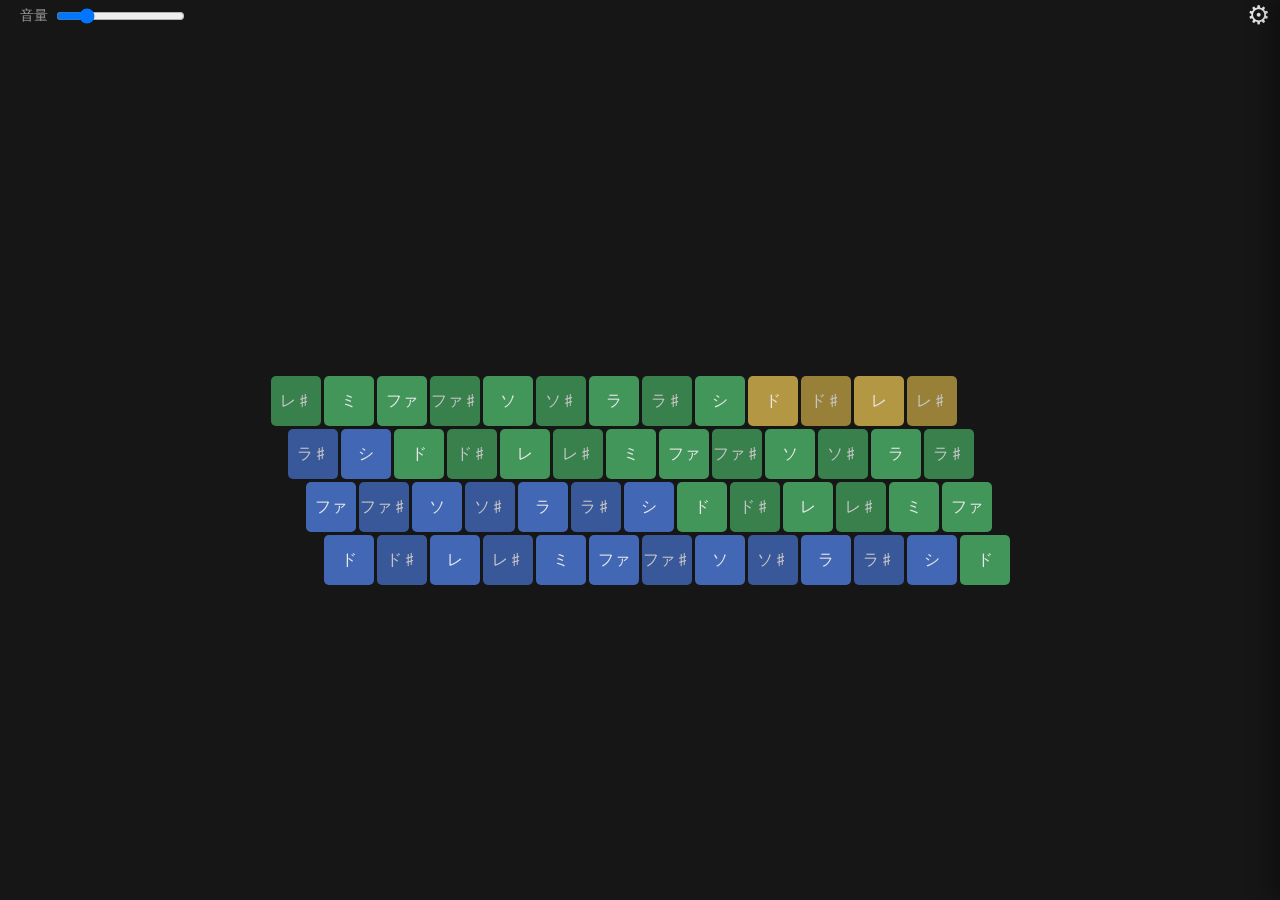
<file: index.html>
<!doctype html>
<html lang="ja">
  <head>
    <meta charset="UTF-8" />
    <meta name="viewport" content="width=device-width, initial-scale=1.0" />
    <title>簡易ピアノアプリ</title>
    <link rel="stylesheet" href="style/base.css" />
    <link rel="stylesheet" href="src/ui/header/header.css" />
    <link rel="stylesheet" href="src/ui/header/volumeController.css" />
    <link rel="stylesheet" href="src/ui/settings/settingsPanel.css" />
    <link rel="stylesheet" href="src/ui/display/noteDisplay.css" />
    <link rel="stylesheet" href="src/ui/notes/noteLabel.css" />
    <link rel="stylesheet" href="src/ui/instrument/instrument.css" />
    <link rel="stylesheet" href="src/ui/instrument/instrumentKey.css" />
    <link rel="stylesheet" href="src/ui/instrument/keyboardView.css" />
    <link rel="stylesheet" href="src/ui/instrument/fretboardView.css" />
    <link rel="stylesheet" href="style/layout.css" />
    <script type="module" src="src/main.js"></script>
  </head>

  <body>
    <header>
      <div class="volume-control">
        <label for="volume">音量</label>
        <input
          type="range"
          id="volume"
          class="volume-slider"
          min="0"
          max="100"
          value="20"
        />
      </div>
      <button class="settings-open-button" aria-label="設定">⚙</button>

      <div class="settings-panel">
        <div class="settings-panel-header">
          <button class="settings-close-button" aria-label="閉じる">>></button>
        </div>

        <div class="settings-section" data-section="tuning">
          <button class="settings-section-header">音律</button>
          <div class="settings-section-body">
            <div class="settings-row">
              <label for="a4-frequency">基準周波数(A4)</label>
              <input
                type="number"
                id="a4-frequency"
                min="400"
                max="480"
                step="0.1"
                value="440"
              />
            </div>
            <div class="settings-row">
              <label for="temperament">音律方式</label>
              <select id="temperament">
                <option value="equal">平均律</option>
                <option value="just" disabled>純正律(準備中)</option>
              </select>
            </div>
            <div class="settings-row">
              <label for="transpose">移調（半音）</label>
              <select id="transpose">
                <option value="-6">−6</option>
                <option value="-5">−5</option>
                <option value="-4">−4</option>
                <option value="-3">−3</option>
                <option value="-2">−2</option>
                <option value="-1">−1</option>
                <option value="0" selected>0</option>
                <option value="1">+1</option>
                <option value="2">+2</option>
                <option value="3">+3</option>
                <option value="4">+4</option>
                <option value="5">+5</option>
                <option value="6">+6</option>
              </select>
            </div>
          </div>
        </div>

        <div class="settings-section" data-section="synth">
          <button class="settings-section-header">音色</button>
          <div class="settings-section-body">
            <div class="settings-row">
              <label for="waveform">波形</label>
              <select id="waveform">
                <option value="sine">サイン波</option>
                <option value="square" selected>矩形波</option>
                <option value="sawtooth">のこぎり波</option>
                <option value="triangle">三角波</option>
              </select>
            </div>
          </div>
        </div>

        <div class="settings-section" data-section="notation">
          <button class="settings-section-header">表記</button>
          <div class="settings-section-body">
            <div class="settings-row">
              <label for="notation">音名表記</label>
              <select id="notation">
                <option value="doremi">ドレミ</option>
                <option value="chromaticSolfege">
                  クロマティック・ソルフェージュ
                </option>
                <option value="abcd">ABCD</option>
                <option value="iroha">いろは</option>
              </select>
            </div>
          </div>
        </div>

        <div class="settings-section" data-section="keyboard-view">
          <button class="settings-section-header">鍵盤</button>
          <div class="settings-section-body">
            <div class="settings-row">
              <label for="keyboard-layout">レイアウト</label>
              <select id="keyboard-layout">
                <option value="linear">一列</option>
                <option value="fretboard" selected>フレットボード</option>
              </select>
            </div>
          </div>
        </div>
      </div>
    </header>

    <div class="instrument-area">
      <div class="note-display"></div>
      <div class="keyboard is-hidden"></div>
      <div class="fretboard"></div>
    </div>
  </body>
</html>
</file>
<file: style/base.css>
@charset "UTF-8";

/* 余白やサイズ計算の初期化 */
*,
*::before,
*::after {
	box-sizing: border-box;
	margin: 0;
	padding: 0;
}

/* リストの点を消す */
ul {
	list-style: none;
}

html, body {
	height: 100%;
	background-color: #161616;
	color: #e8e8e8;
}

body {
	display: flex;
	flex-direction: column;
}
</file>
<file: src/ui/header/header.css>
header {
	position: relative;
	display: flex;
	justify-content: space-between;
	align-items: stretch;
}
</file>
<file: src/ui/header/volumeController.css>
/* 音量調節バー */
.volume-control {
	display: flex;
	align-items: center;
	gap: 8px;
	padding: 0 20px;
	font-size: 14px;

	color: #999;
}

.volume-slider {
	cursor: pointer;
}
</file>
<file: src/ui/settings/settingsPanel.css>
.settings-open-button {
	background: none;
	border: none;
	font-size: 26px;
	cursor: pointer;
	padding: 0 10px;
	color: inherit;
	border-radius: 60px;
}

.settings-open-button:hover {
	background-color: rgba(255, 255, 255, 0.1);
}

/* 設定パネル */
.settings-panel {
	position: fixed;
	top: 0;
	right: 0;
	width: 280px;
	height: 100vh;

	background-color: #202020;
	box-shadow: -8px 0 24px rgba(0,0,0,0.4);

	overflow-y: auto;
	transform: translateX(100%);
	transition: transform 0.25s ease;

	z-index: 10;
}

.settings-panel.is-open {
	transform: translateX(0);
}

.settings-panel-header {
	display: flex;

	align-items: center;
	padding: 6px 12px;
	border-bottom: 1px solid #2f2f2f;
}

.settings-close-button {
	background: none;
	border: none;
	font-size: 18px;
	color: inherit;
	cursor: pointer;
	padding: 4px 8px;
	border-radius: 60px;
}

.settings-close-button:hover {
	background-color: #2f2f2f;
}

.settings-section {
	border-bottom: 1px solid #2f2f2f;
}

.settings-section:last-child {
	border-bottom: none;
}

.settings-section-header {
	width: 100%;
	background: none;
	border: none;
	color: inherit;
	font-size: 14px;
	text-align: left;
	padding: 12px 16px;
	cursor: pointer;
}

.settings-section-header:hover {
	background-color: #2a2a2a;
}

.settings-section-body {
	max-height: 0;
	overflow: hidden;
	transition: max-height 0.25s ease;
	padding: 0 16px;
}

.settings-section.is-open .settings-section-body {
	max-height: 200px;
}

.settings-panel.is-resetting .settings-section-body {
	transition: none;
}

.settings-row {
	display: flex;
	align-items: center;
	justify-content: space-between;
	gap: 8px;
	font-size: 13px;
	color: #ccc;
	padding: 6px 0;
}

.settings-row label {
	flex-shrink: 0;
	white-space: nowrap;
}

.settings-row select {
	max-width: 160px;
	min-width: 0;
}

.settings-row select,
.settings-row input[type="number"] {
	background-color: #161616;
	color: #e8e8e8;
	border: 1px solid #3a3a3a;
	border-radius: 4px;
	padding: 4px 6px;
	font-size: 13px;
}

.settings-row input[type="number"] {
	width: 60px;
}
</file>
<file: src/ui/display/noteDisplay.css>
/* 演奏中の音の表示 */
.note-display {
	min-width: 100px;
	max-width: 100%;
	height: 80px;
	padding: 0 24px;

	display: flex;
	justify-content: center;
	align-items: center;
	gap: 12px;

	font-size: 28px;
	color: #f0f0f0;
	user-select: none;

	overflow-x: auto;
}

/* 音ごとの表示 */
.note-item {
	display: flex;
	align-items: center;
	justify-content: center;

	min-width: 64px;
	height: 56px;
	padding: 8px 12px;
	flex-shrink: 0;

	background-color: #383838;
	border-radius: 6px;
	white-space: nowrap;
}
</file>
<file: src/ui/notes/noteLabel.css>
.note-label {
	display: inline-flex;
	align-items: baseline;
}

.octave-number {
	color: #999;
}
</file>
<file: src/ui/instrument/instrument.css>
/* 鍵盤 */
.keyboard,
.fretboard {
	display: flex;
	max-width: 100%;
	gap: 3px;
	overflow-x: auto;
	overflow-y: hidden;
	scrollbar-width: thin;
	scrollbar-color: #3a3a3a transparent;

	/* 押下時の translateY(2px) がスクロール領域で見切れないようにする */
	padding-bottom: 2px;
}
</file>
<file: src/ui/instrument/instrumentKey.css>
/* 鍵盤の各キー*/
.key {
	width: 50px;
	height: 50px;
	flex-shrink: 0;
	background-color: #2a2a2a;
	border-radius: 5px;

	display: flex;
	justify-content: center;
	align-items: center;
	text-align: center;
	white-space: pre-line;

	user-select: none;
	cursor: pointer;

	transition: background-color 0.3s ease, transform 0.1s ease;
}

.key.is-root {
	position: relative;
}

.key.is-root::before {
	content: '';
	position: absolute;
	top: 8px;
	left: 50%;
	transform: translateX(-50%);
	width: 6px;
	height: 6px;
	border-radius: 50%;
	background-color: #ce2d2a;
}
.key[data-octave="3"] {
	background-color: #4268b5;
}

.key[data-octave="4"] {
	background-color: #42965a;
}

.key[data-octave="5"] {
	background-color: #b39742;
}

.key[data-octave="6"] {
	background-color: #ce885b;
}
.key.is-out-of-scale {
	filter: brightness(0.85);
}

/* .key:hover {
	background-color: #333;
} */

.key.is-pressed {
	/* background-color: #c59c3e; */
	transform: translateY(2px);
}
</file>
<file: src/ui/instrument/keyboardView.css>
.keyboard::-webkit-scrollbar-button,
.keyboard::-webkit-scrollbar-button:single-button,
.keyboard::-webkit-scrollbar-button:horizontal:decrement,
.keyboard::-webkit-scrollbar-button:horizontal:increment {
	display: none !important;
	width: 0;
	height: 0;
}
</file>
<file: src/ui/instrument/fretboardView.css>
.fretboard {
	flex-direction: column-reverse;
}

.fretboard-row {
	display: flex;
	gap: 3px;
}

/* キーボード風のずらし（キー幅50px + gap 3px = 53px の 1/3 ずつ下段へ右シフト） */
.fretboard-row:nth-child(4) {
	/* 最上段 */
	margin-left: 0;
}

.fretboard-row:nth-child(3) {
	/* 上から2段目 */
	margin-left: calc((50px + 3px) * 1 / 3);
}

.fretboard-row:nth-child(2) {
	/* 上から3段目 */
	margin-left: calc((50px + 3px) * 2 / 3);
}

.fretboard-row:nth-child(1) {
	/* 最下段 */
	margin-left: calc(50px + 3px);
}
</file>
<file: style/layout.css>
/* 表示物等 */
.instrument-area {
	display: flex;
	flex: 1;
	flex-direction: column;
	align-items: center;
	justify-content: center;
	gap: 60px;

	padding-bottom: 12vh;
}

.is-hidden {
	display: none;
}
</file>
